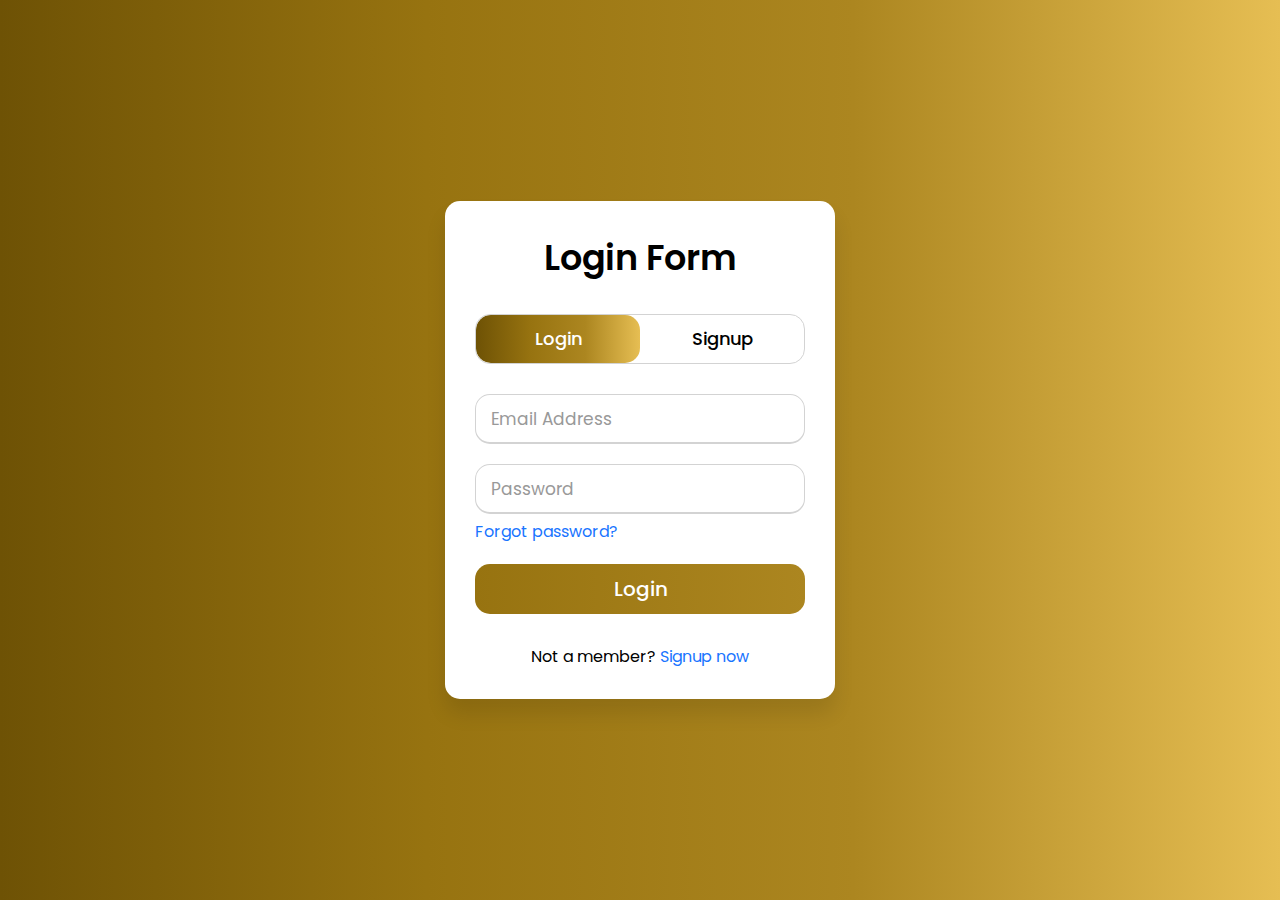
<file: login_page.html>
<!DOCTYPE html>
<html lang="en">
<head>
  <meta charset="UTF-8">
  <meta name="viewport" content="width=device-width, initial-scale=1.0">
  <link rel="stylesheet" href="index2.css">
  <title>Document</title>
</head>
<body>
  <div class="wrapper">
    <div class="title-text">
      <div class="title login">Login Form</div>
      <div class="title signup">Signup Form</div>
    </div>
    <div class="form-container">
      <div class="slide-controls">
        <input type="radio" name="slide" id="login" checked>
        <input type="radio" name="slide" id="signup">
        <label for="login" class="slide login">Login</label>
        <label for="signup" class="slide signup">Signup</label>
        <div class="slider-tab"></div>
      </div>
      <div class="form-inner">
        <form action="#" class="login">
          <div class="field">
            <input type="text" placeholder="Email Address" required>
          </div>
          <div class="field">
            <input type="password" placeholder="Password" required>
          </div>
          <div class="pass-link"><a href="#">Forgot password?</a></div>
          <div class="field btn">
            <div class="btn-layer"></div>
            <input type="submit" value="Login">
          </div>
          <div class="signup-link">Not a member? <a href="">Signup now</a></div>
        </form>
        <form action="#" class="signup">
          <div class="field">
            <input type="text" placeholder="Email Address" required>
          </div>
          <div class="field">
            <input type="password" placeholder="Password" required>
          </div>
          <div class="field">
            <input type="password" placeholder="Confirm password" required>
          </div>
          <div class="field btn">
            <div class="btn-layer"></div>
            <input type="submit" value="Signup">
          </div>
        </form>
      </div>
    </div>
  </div>

  <script src="index.js"></script>
</body>
</html>
</file>
<file: index2.css>
@import url('https://fonts.googleapis.com/css?family=Poppins:400,500,600,700&display=swap');
*{
  margin: 0;
  padding: 0;
  box-sizing: border-box;
  font-family: 'Poppins', sans-serif;
}
html,body{
  display: grid;
  height: 100%;
  width: 100%;
  place-items: center;
  background: -webkit-linear-gradient(left, #6e5205,#977310,#ac8620
  , #e6be53);
}

.wrapper{
  overflow: hidden;
  max-width: 390px;
  background: #fff;
  padding: 30px;
  border-radius: 15px;
  box-shadow: 0px 15px 20px rgba(0,0,0,0.1);
}
.wrapper .title-text{
  display: flex;
  width: 200%;
}
.wrapper .title{
  width: 50%;
  font-size: 35px;
  font-weight: 600;
  text-align: center;
  transition: all 0.6s cubic-bezier(0.68,-0.55,0.265,1.55);
}
.wrapper .slide-controls{
  position: relative;
  display: flex;
  height: 50px;
  width: 100%;
  overflow: hidden;
  margin: 30px 0 10px 0;
  justify-content: space-between;
  border: 1px solid lightgrey;
  border-radius: 15px;
}
.slide-controls .slide{
  height: 100%;
  width: 100%;
  color: #fff;
  font-size: 18px;
  font-weight: 500;
  text-align: center;
  line-height: 48px;
  cursor: pointer;
  z-index: 1;
  transition: all 0.6s ease;
}
.slide-controls label.signup{
  color: #000;
}
.slide-controls .slider-tab{
  position: absolute;
  height: 100%;
  width: 50%;
  left: 0;
  z-index: 0;
  border-radius: 15px;
  background: -webkit-linear-gradient(left, #6e5205,#977310,#ac8620
  , #e6be53);
  transition: all 0.6s cubic-bezier(0.68,-0.55,0.265,1.55);
}
input[type="radio"]{
  display: none;
}
#signup:checked ~ .slider-tab{
  left: 50%;
}
#signup:checked ~ label.signup{
  color: #fff;
  cursor: default;
  user-select: none;
}
#signup:checked ~ label.login{
  color: #000;
}
#login:checked ~ label.signup{
  color: #000;
}
#login:checked ~ label.login{
  cursor: default;
  user-select: none;
}
.wrapper .form-container{
  width: 100%;
  overflow: hidden;
}
.form-container .form-inner{
  display: flex;
  width: 200%;
}
.form-container .form-inner form{
  width: 50%;
  transition: all 0.6s cubic-bezier(0.68,-0.55,0.265,1.55);
}
.form-inner form .field{
  height: 50px;
  width: 100%;
  margin-top: 20px;
}
.form-inner form .field input{
  height: 100%;
  width: 100%;
  outline: none;
  padding-left: 15px;
  border-radius: 15px;
  border: 1px solid lightgrey;
  border-bottom-width: 2px;
  font-size: 17px;
  transition: all 0.3s ease;
}

.form-inner form .field input::placeholder{
  color: #999;
  transition: all 0.3s ease;
}
form .field input:focus::placeholder{
  color: #1a75ff;
}
.form-inner form .pass-link{
  margin-top: 5px;
}
.form-inner form .signup-link{
  text-align: center;
  margin-top: 30px;
}
.form-inner form .pass-link a,
.form-inner form .signup-link a{
  color: #1a75ff;
  text-decoration: none;
}
.form-inner form .pass-link a:hover,
.form-inner form .signup-link a:hover{
  text-decoration: underline;
}
form .btn{
  height: 50px;
  width: 100%;
  border-radius: 15px;
  position: relative;
  overflow: hidden;
}
form .btn .btn-layer{
  height: 100%;
  width: 300%;
  position: absolute;
  left: -100%;
  background: -webkit-linear-gradient(left, #6e5205,#977310,#ac8620
  , #e6be53);
  border-radius: 15px;
  transition: all 0.4s ease;;
}
form .btn:hover .btn-layer{
  left: 0;
}
form .btn input[type="submit"]{
  height: 100%;
  width: 100%;
  z-index: 1;
  position: relative;
  background: none;
  border: none;
  color: #fff;
  padding-left: 0;
  border-radius: 15px;
  font-size: 20px;
  font-weight: 500;
  cursor: pointer;
}
</file>
